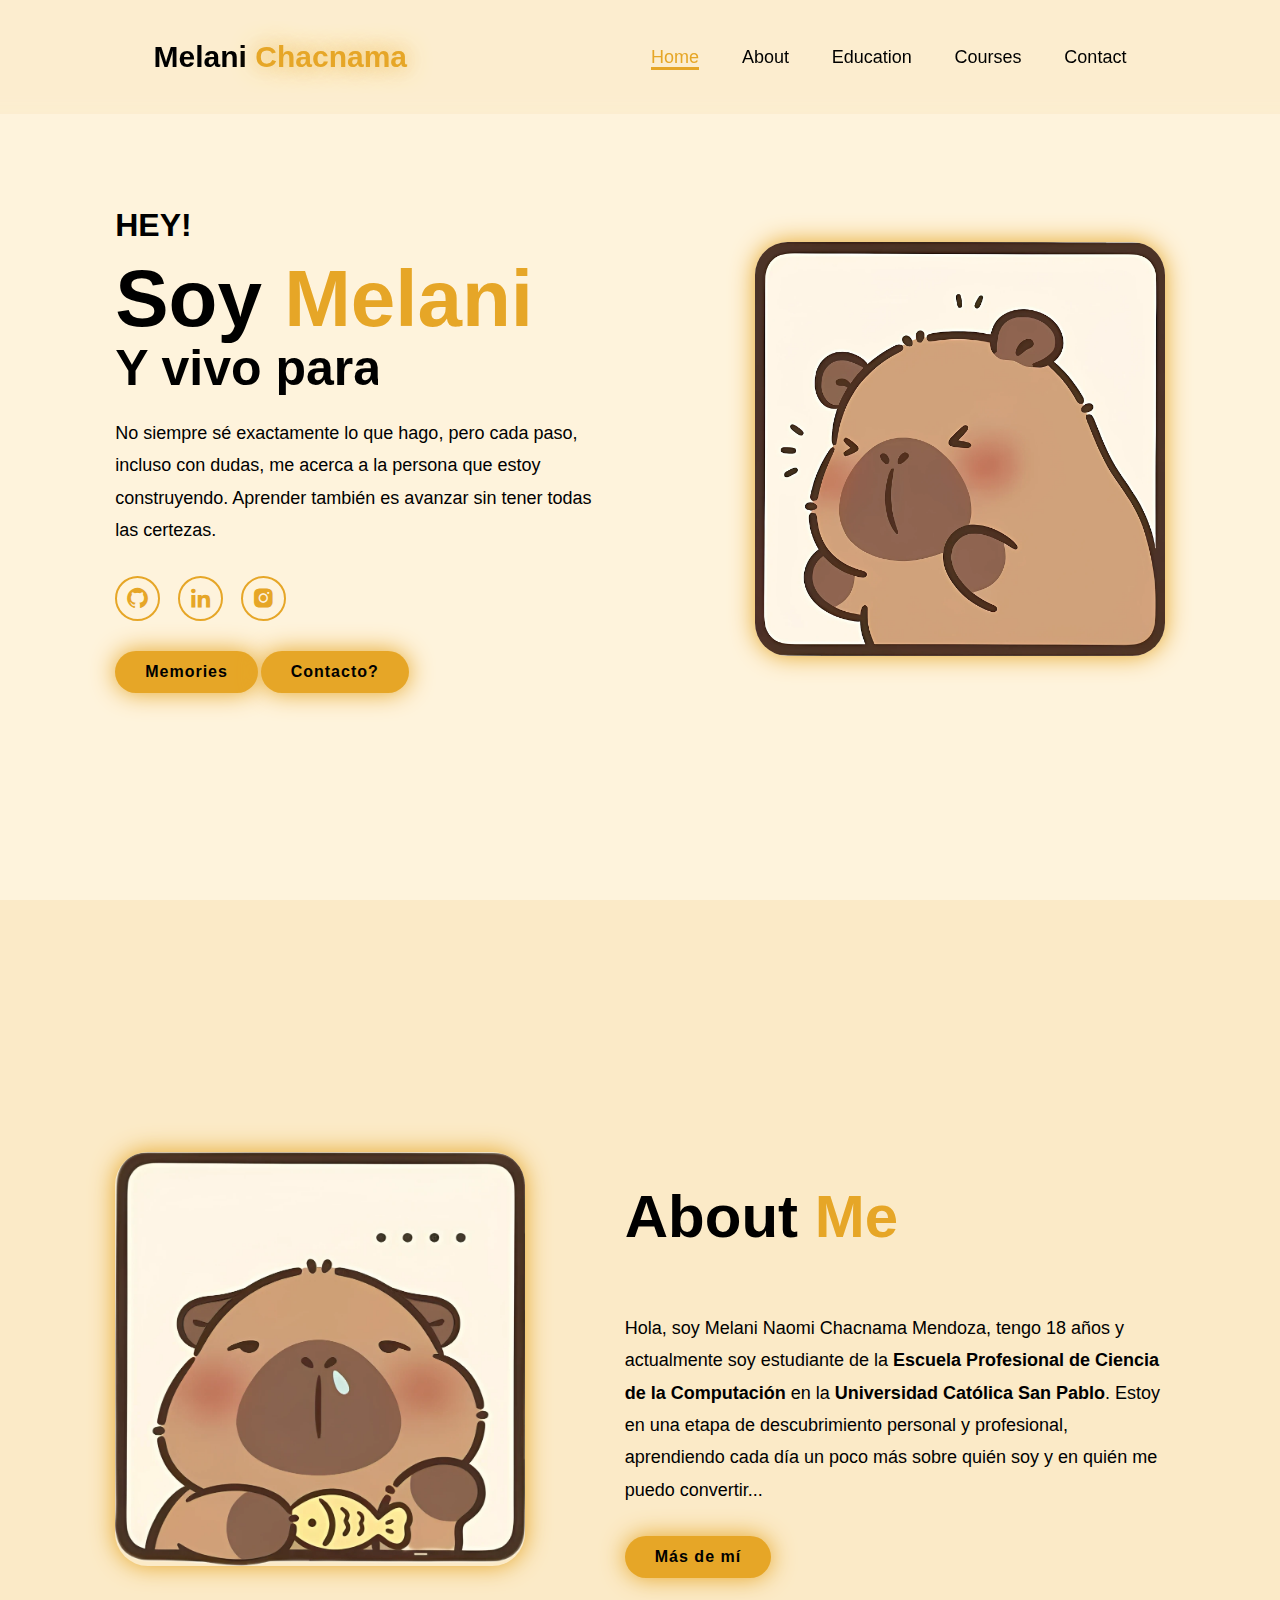
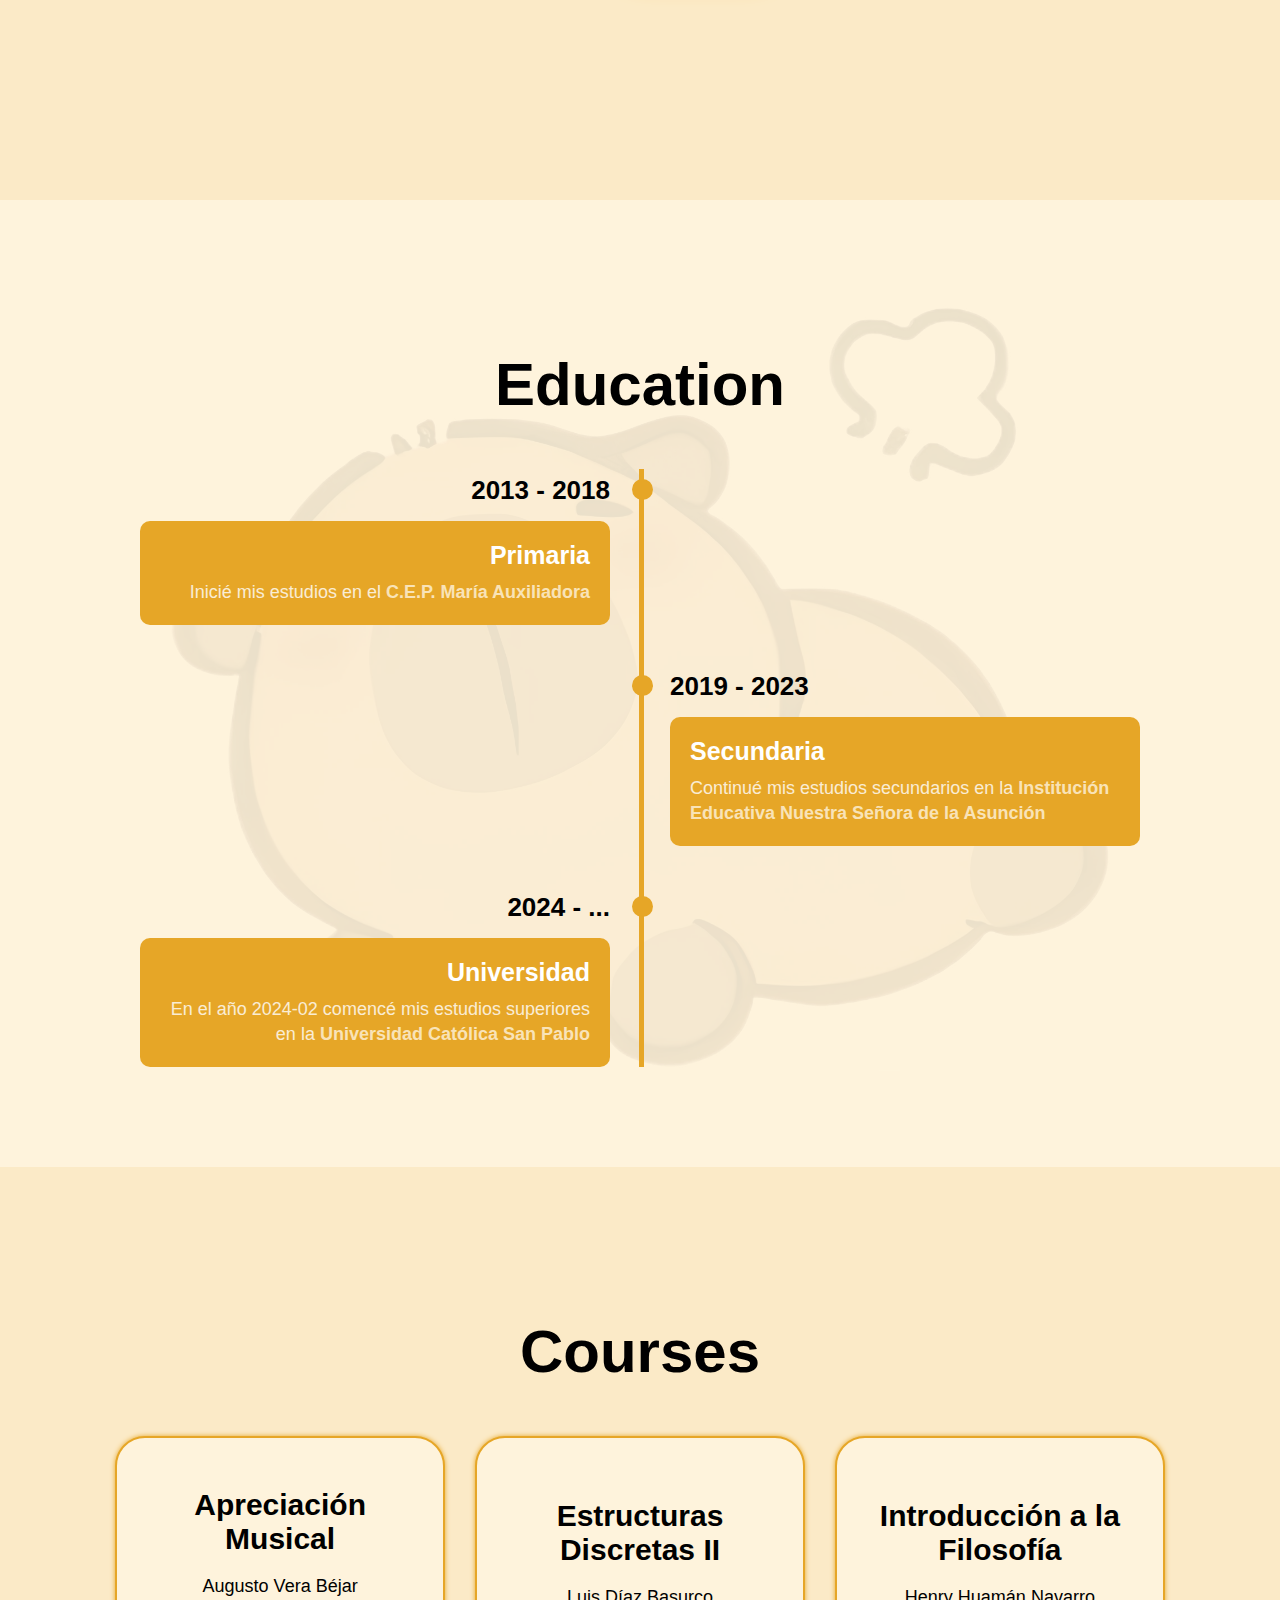
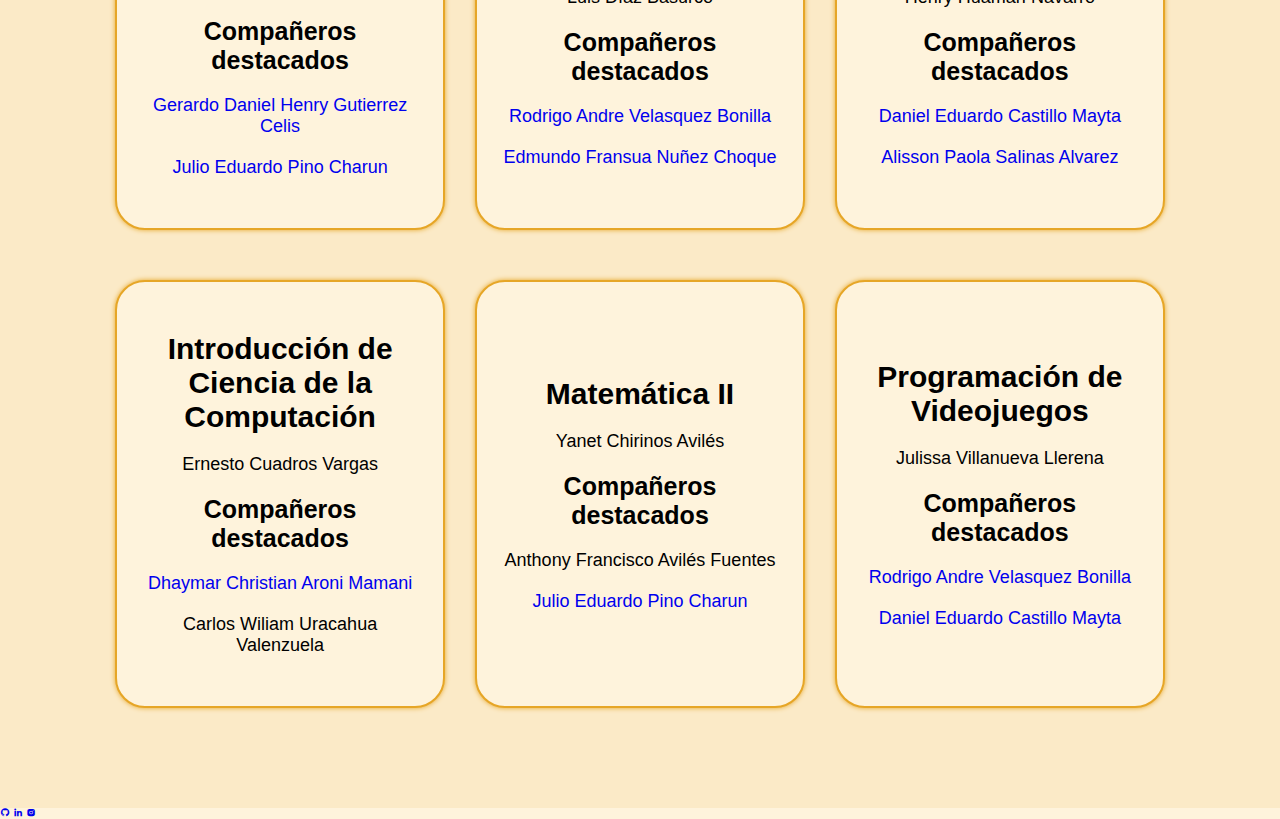
<file: index.html>
<!DOCTYPE html>
<html lang="en">
    <head>
        <title>Melani Naomi Chacnama Mendoza</title>
        <link rel="stylesheet" href="index.css">
        <link href='https://unpkg.com/boxicons@2.1.4/css/boxicons.min.css' rel='stylesheet'>
    </head>
    <body>
        <header class="header">
            <a href="#home" class="logo">
                Melani <span> Chacnama</span>
            </a>

            <i class="bx bx-menu" id="menu-icon"></i>

            <nav class="navbar">
                <a href="#home" class="active">Home</a>
                <a href="#about">About</a>
                <a href="#education">Education</a>
                <a href="#courses">Courses</a>
                <a href="#contact">Contact</a>
            </nav>
        </header>

        <section class="home" id="home">
            <div class="home-content">
                <h3>HEY!</h3>
                <h1>Soy <span>Melani </span></h1>
                <h3 class="text-animation">
                    Y vivo para <span></span>
                </h3>
                <p>No siempre sé exactamente lo que hago, pero cada paso, incluso con dudas, me acerca a 
                    la persona que estoy construyendo. Aprender también es avanzar sin tener 
                    todas las certezas.</p>

                <div class="social-icons">
                    <a href="https://github.com/Xhyl3m" target="_blank">
                        <i class="bx bxl-github"></i></a>
                    <a href="https://www.linkedin.com/in/melani-chacnama-mendoza-497026310/" target="_blank">
                        <i class="bx bxl-linkedin"></i></a>
                    <a href="https://www.instagram.com/melx_.31/" target="_blank">
                        <i class="bx bxl-instagram-alt"></i></a>
                </div>

                <div class="btm-group">
                    <a href="https://myalbum.com/album/nDDRZ3aGmVLbPA/" target="_blank" class="btn">Memories</a>
                    <a href="#contact" class="btn">Contacto?</a>
                </div>
            </div>

                <div class="home-img">
                    <img src="Pictures/image.png" alt="">
                </div>
        </section>

        <section class="about" id="about">
            <div class="about-imgs">
                <img src="Pictures/image2.png" alt="">
            </div>

            <div class="about-content">
                <h2 class="heading">About <span>Me</span></h2>
                <h3>
                    <span></span>
                </h3>
                <p> Hola, soy Melani Naomi Chacnama Mendoza, tengo 18 años y actualmente 
                    soy estudiante de la <a href="https://cs.ucsp.edu.pe/pregrado/" target="_blank">
                    Escuela Profesional de Ciencia de la Computación</a> en la <a href="https://ucsp.edu.pe/" target="_blank">
                    Universidad Católica San Pablo</a>. Estoy en una etapa de descubrimiento personal 
                    y profesional, aprendiendo cada día un poco más sobre quién soy y en quién me puedo convertir...</p>
                <a href="" target="_blank"
                        class="btn"> Más de mí</a>
 
            </div>
        </section>

        <section class="timeline-section" id="education">
            <h2 class="heading">Education</h2>

            <div class="timeline-bg-img">
                <img src="Pictures/image3.png" alt="Fondo decorativo">
            </div>

            <div class="timeline-items">

                <div class="timeline-item">
                    <div class="timeline-dot"></div>
                    <div class="timeline-date">2013 - 2018</div>
                    <div class="timeline-content">
                        <h3>Primaria</h3>
                        <p>Inicié mis estudios en el <a href="https://max.edu.pe/web/" target="_blank">
                            C.E.P. María Auxiliadora</a></p>
                    </div>
                </div>

                <div class="timeline-item">
                    <div class="timeline-dot"></div>
                    <div class="timeline-date">2019 - 2023</div>
                    <div class="timeline-content">
                        <h3>Secundaria</h3>
                        <p>Continué mis estudios secundarios en la <a href="https://www.colegioasuncion.edu.pe/" target="_blank">
                            Institución Educativa Nuestra Señora de la Asunción</a></p>
                    </div>
                </div>

                <div class="timeline-item">
                    <div class="timeline-dot"></div>
                    <div class="timeline-date">2024 - ...</div>
                    <div class="timeline-content">
                        <h3>Universidad</h3>
                        <p>En el año 2024-02 comencé mis estudios superiores en la<a href="https://ucsp.edu.pe/" target="_blank">
                            Universidad Católica San Pablo</a></p>
                    </div>
                </div>
            </div>

        </section>

        <section class="courses" id="courses">
            <h2 class="heading">Courses</h2>
            <div class="courses-box">
                <div class="courses-card">
                    <h2>Apreciación Musical </h2>
                    <p>Augusto Vera Béjar</p>
                    <h3>Compañeros destacados</h3>
                    <p><a href="https://gerardogutierrezcelis.github.io/GerardoDanielHenryGutierrezCelis/" target="_blank">Gerardo Daniel Henry Gutierrez Celis</a></p>
                    <p><a href="https://julioiluj.github.io/githubpageJulioEduardoPinoCharun/" target="_blank">Julio Eduardo Pino Charun</a></p>
                </div>
                <div class="courses-card">
                    <h2>Estructuras Discretas II</h2>
                    <p>Luis Díaz Basurco</p>
                    <h3>Compañeros destacados</h3>
                    <p><a href="https://rodrigovelasquezb.github.io/Rodrigo-Velasquez-Bonilla/" target="_blank">Rodrigo Andre Velasquez Bonilla</a></p>
                    <p><a href="https://guns.lol/the_dereck" target="_blank">Edmundo Fransua Nuñez Choque</a></p>
                </div>
                <div class="courses-card">
                    <h2>Introducción a la Filosofía </h2>
                    <p>Henry Huamán Navarro</p>
                    <h3>Compañeros destacados</h3>
                    <p><a href="https://danieleduardocastillomayta.github.io/Pagina-web/" target="_blank">Daniel Eduardo Castillo Mayta</a></p>
                    <p><a href="https://alissonsalinasalvarez.github.io/" target="_blank"> Alisson Paola Salinas Alvarez</a></p>
                </div>
                <div class="courses-card">
                    <h2>Introducción de Ciencia de la Computación</h2>
                    <p>Ernesto Cuadros Vargas</p>
                    <h3>Compañeros destacados</h3>
                    <p><a href="https://boretd.github.io/githubpage/" target="_blank">Dhaymar Christian Aroni Mamani</a></p>
                    <p>Carlos Wiliam Uracahua Valenzuela</p>
                </div>
                <div class="courses-card">
                    <h2>Matemática II</h2>
                    <p>Yanet Chirinos Avilés</p>
                    <h3>Compañeros destacados</h3>
                    <p>Anthony Francisco Avilés Fuentes</p>
                    <p><a href="https://julioiluj.github.io/githubpageJulioEduardoPinoCharun/" target="_blank">Julio Eduardo Pino Charun</a></p>
                </div>
                <div class="courses-card">
                    <h2>Programación de Videojuegos</h2>
                    <p>Julissa Villanueva Llerena</p>
                    <h3>Compañeros destacados</h3>
                    <p><a href="https://rodrigovelasquezb.github.io/Rodrigo-Velasquez-Bonilla/" target="_blank">Rodrigo Andre Velasquez Bonilla</a></p>
                    <p><a href="https://danieleduardocastillomayta.github.io/Pagina-web/" target="_blank">Daniel Eduardo Castillo Mayta</a></p>
                </div>
            </div>
        </section>

        <footer class="footer">
            <div class="social">
                <a href="https://github.com/Xhyl3m" target="_blank">
                <i class="bx bxl-github"></i></a>
                <a href="https://www.linkedin.com/in/melani-chacnama-mendoza-497026310/" target="_blank">
                <i class="bx bxl-linkedin"></i></a>
                <a href="https://www.instagram.com/melx_.31/" target="_blank">
                <i class="bx bxl-instagram-alt"></i></a>
            </div>
        </footer>
        
    </body>
</html>
</file>
<file: index.css>
*{
    margin: 0;
    padding: 0;
    box-sizing: border-box;
    text-decoration: none;
    border: none;
    outline: none;
    scroll-behavior: smooth;
    font-family: sans-serif;
}
:root{
    --bg-color: #fef3dc;
    --second-bg-color: #fbeac7;
    --text-color: Black;
    --main-color: #e6a627;
}
html{
    font-size: 62.5%;
    overflow-x: hidden;
}
body{
    background: var(--bg-color);
    color: var(--text-color)
}
.header{
    position: fixed;
    top: 0;
    left: 0;
    width: 100%;
    padding: 4rem 12% 4rem;
    background: rgba(242, 208, 140, 0.152);
    backdrop-filter: blur(10px);
    display: flex;
    justify-content: space-between;
    align-items: center;
    z-index: 100;
}
.logo{
    font-size: 3rem;
    color: var(--text-color);
    font-weight: 800;
    cursor: pointer;
    transition: 0.3s ease;
}
.logo:hover{
    transform: scale(1.1);
}
.logo span{
    text-shadow: 0 0 25px var(--main-color);
}
.navbar a{
    font-size: 1.8rem;
    color: var(--text-color);
    margin-left: 4rem;
    font-weight: 500;
    transition: 0.3s ease;
    border-bottom: 3px solid transparent;
}
.navbar a:hover,
.navbar a.active{
    color: var(--main-color);
    border-bottom: 3px solid var(--main-color);
}
#menu-icon{
    font-size: 3.6rem;
    color: var(--main-color);
    display:none;
}
section{
    min-height: 100vh;
    padding: 10rem 9% 10rem;
}
.home{
    display: flex;
    align-items: center;
    justify-content: center;
    gap: 15rem;
}
.home-content h3{
    font-size: 3.2rem;
    font-weight: 700;
}
span{
    color: var(--main-color);
}
.logo span{
    color: var(--main-color);
}
.home-content h3:nth-of-type(2){
    margin-bottom: 2rem;
    font-size: 5rem;
}
.home-content h1{
    font-size: 8rem;
    font-weight: 700;
    margin-top: 1.5rem;
    line-height: 1;
}
.home-img img{
    position:relative;
    width: 32vw;
    border-radius: 8%;
    box-shadow: 0 0 25px var(--main-color);
    cursor: pointer;
    transition: 0.4s ease-in-out;
}
.home-img img:hover{
    box-shadow: 0 0 25px var(--main-color),
                0 0 50px var(--main-color),
                0 0 100px var(--main-color),
}
.home-content p{
    font-size: 1.8rem;
    font-weight: 500;
    line-height: 1.8;
    max-width: 1000px;
}
.social-icons a{
    display: inline-flex;
    justify-content: center;
    align-items: center;
    width: 4.5rem;
    height: 4.5rem;
    background: transparent;
    border: 2px solid var(--main-color);
    font-size: 2.5rem;
    border-radius: 50%;
    color: var(--main-color);
    margin: 3rem 1.5rem 3rem 0;
    transition: 0.3s ease;
}
.social-icons a:hover{
    color: var(--text-color);
    transform: scale(1.3)translateY(-5px);
    box-shadow: 0 0 25px var(--main-color);
    background-color: var(--main-color);
}
.btn{
    display: inline-block;
    padding: 1rem 2.8rem;
    background: var(--main-color);
    box-shadow: 0 0 25px var(--main-color);
    border-radius: 4rem;
    font-size: 1.6rem;
    color: black;
    border: 2px solid transparent;
    letter-spacing: 0.1rem;
    font-weight: 600;
    transition: 0.3s ease-in-out;
    cursor: pointer;
}
.btn:hover{
    transform: scale(1.05);
    box-shadow: 0 0 50px var(--main-color);
}
.btn-group{
    display: flex;
    align-items: center;
    gap: 1.5rem;
}
.btn-group a:nth-of-type(2){
    background-color: black;
    color: var(--main-color);
    border: 2px solid var(--main-color);
    color: black;
}
.text-animation{
    font-size: 34px;
    font-weight: 600;
    min-width: 280px;
}
.text-animation span{
    position: relative;
}
.text-animation span::before{
    content: "";
    color: var(--main-color);
    animation: words 20s infinite;
}
.text-animation span::after{
    content: "";
    background-color: var(--bg-color);
    position: absolute;
    width: calc(100% + 8px);
    height: 100%;
    border-left: 3px solid var(--bg-color);
    right: -8px;
    animation: cursor 0.6s infinite, typing 20s steps(14) infinite;
}
@keyframes cursor{
    to{
        border-left: 2px solid var(--main-color);
    }
}
@keyframes words{
    0%, 20%{content: "Dormir";}
    21%, 40%{content: "Soñar";}
    41%, 60%{content: "Ser";}
    61%, 80%{content: "Comer";}
    81%, 100%{content: "Vivir"}
}
@keyframes typing{
    10%,
    15%,
    30%,
    35%,
    50%,
    55%,
    70%,
    75%,
    90%,
    95%{
        width: 0;
    }
    5%,
    20%,
    25%,
    40%,
    45%,
    60%,
    80%,
    85%{
        width: calc(100% + 8px);
    } 
}
.about{
    display: flex;
    justify-content: center;
    align-items: center;
    gap:10rem;
    background: var(--second-bg-color);
    color: var(--text-color);
}
.about a{
    color: var(--text-color);
    font-weight: bold;
}
.about-imgs{
    border-radius: 8%;
}
.about-imgs img{
    position: relative;
    width: 32vw;
    border-radius: 8%;
    box-shadow: 0 0 25px var(--main-color);
    top: 1rem;
    cursor: pointer;
    transition: 0.4s ease-in-out;
}
.about-imgs img:hover{
    box-shadow: 0 0 25px var(--main-color),
                0 0 50px var(--main-color),
                0 0 100px var(--main-color),
}
.heading{
    text-align: center;
    font-size: 6rem;
    margin: 5rem 0;
}
.about-content h2{
    text-align: left;
    line-height: 1.5;
}
.about-content h3{
    font-size: 2.6rem;
}
.about-content p{
    font-size: 1.8rem;
    margin: 2rem 0 3rem;
    line-height: 1.8;
}

.timeline-section{
    min-width: 100vh;
    padding: 100px 15px;
    background: var(--bg-color);
}
.timeline-section h2{
    margin-bottom: 5rem;
}
.timeline-items{
    max-width: 1000px;
    margin: auto;
    display: flex;
    flex-wrap: wrap;
    position: relative;
}
.timeline-items::before{
    content: '';
    position: absolute;
    width: 5px;
    height: 100%;
    background-color: var(--main-color);
    left: calc(50% - 1px);
}
.timeline-item{
    margin-bottom: 40px;
    width: 100%;
    position: relative;
}
.timeline-item:last-child{
    margin-bottom: 0;
}
.timeline-item:nth-child(odd){
    padding-right: calc(50% + 30px);
    text-align: right;
}
.timeline-item:nth-child(even){
    padding-left: calc(50% + 30px);
}
.timeline-dot{
    height: 21px;
    width: 21px;
    background-color: var(--main-color);
    position: absolute;
    left: calc(50% - 8px);
    border-radius: 50%;
    top: 10px;
}
.timeline-date{
    font-size: 26px;
    font-weight: 800;
    color: rgb(0, 0, 0);
    margin: 6px 0 15px;
}
.timeline-content{
    background-color: var(--main-color);
    padding: 20px;
    border-radius: 1em;
    cursor: pointer;
    transition: 0.3s ease-in-out;
}
.timeline-content:hover{
    transform: scale(1.05);
}
.timeline-content h3{
    font-size: 25px;
    color: white;
    margin: 0 0 10px;
    text-transform: capitalize;
    font-weight: 750;
}
.timeline-content p{
    color: white;
    opacity: 0.8;
    font-size: 18px;
    font-weight: 250;
    line-height: 25px;
}
.timeline-content a{
    color: var(--bg-color);
    font-weight: bold;
}
.timeline-section {
    position: relative;
    min-height: 100vh;
    padding: 100px 15px;
    background: var(--bg-color);
    overflow: hidden; 
}
.timeline-bg-img {
    position: absolute;
    top: 50%;
    left: 50%;
    transform: translate(-50%, -50%);
    z-index: 0;
    pointer-events: none;
}
.timeline-bg-img img {
    width: 950px;
    height: auto;
    display: block;
    opacity: 0.08; 
}
.timeline-items {
    position: relative;
    z-index: 1;
}
.courses{
    background-color: var(--second-bg-color);
}
.courses-box{
    display: grid;
    grid-template-columns: repeat(3, 1fr);
    place-items: stretch;
    gap: 3rem;
    row-gap: 5rem;
}
.courses-card{
    display: flex;
    flex-direction: column;
    align-items: center;
    justify-content: center;
    text-align: center;
    background-color: var(--bg-color);
    border: 2px solid var(--main-color);
    border-radius: 3rem;
    gap: 2rem;
    padding: 5rem 2rem;
    overflow: hidden;
    cursor: pointer;
    box-shadow: 0 0 5px var(--main-color);
    transition: 0.3s ease;
    height: 100%;     
    width: 100%; 
    box-sizing: border-box;
}
.courses-card:hover{
    box-shadow: 0 0 25px var(--main-color),
                0 0 50px var(--main-color);
    transform: scale(1.02);
}
.courses-card h2{
    font-size: 3rem;
}
.courses-card h3{
    font-size: 2.5rem;
}
.courses-card p{
    font-size: 1.8rem;
}
</file>
